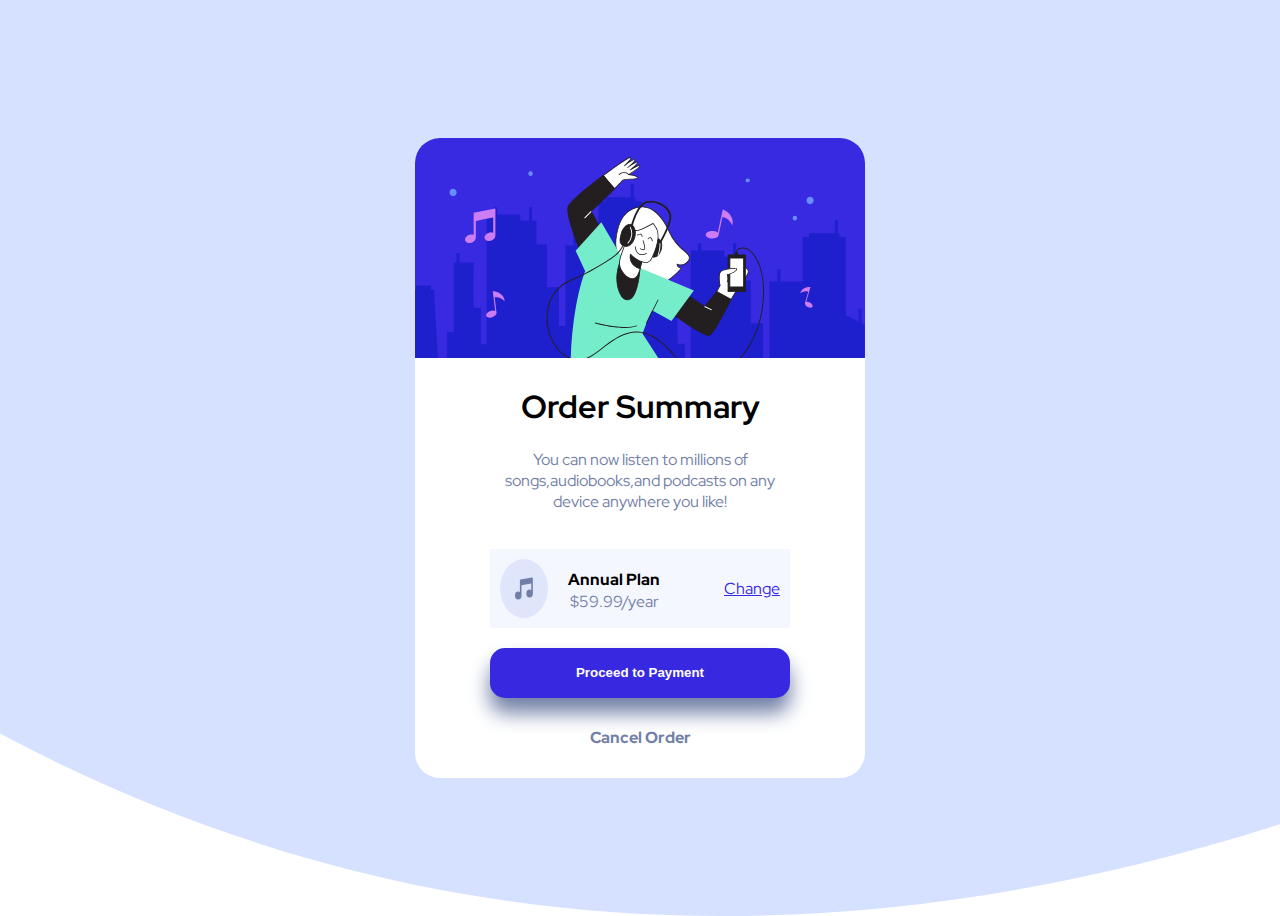
<file: order-summary-component/index.html>
<!DOCTYPE html>
<html>
<head>
	<title>Order Summary Component</title>
	<link href="./style.css" rel="stylesheet" type="text/css" />
</head>

<body>
	<div class="container">

		<div class="img-box">
			<img src="./images/illustration-hero.svg" />
		</div>

		<div class="summary">
			<h1>Order Summary</h1>

			<div class="text-box">
				<p>You can now listen to millions of songs,audiobooks,and podcasts on any device anywhere you like!</p>
			</div>

			<div class="plan-box">
				<div class="plan">
					<img src="./images/icon-music.svg" />

					<div class="price">
						<h4>Annual Plan</h4>
						<p>$59.99/year</p>
					</div>
				</div>
				
				<a href="#">Change</a>
			</div>

			<div class="btn">
				<button type="button" class="pay-btn">Proceed to Payment</button>

				<button type="button" class="cancel-btn">Cancel Order</button>
			</div>

		</div>

	</div>
</body>
</html>
</file>
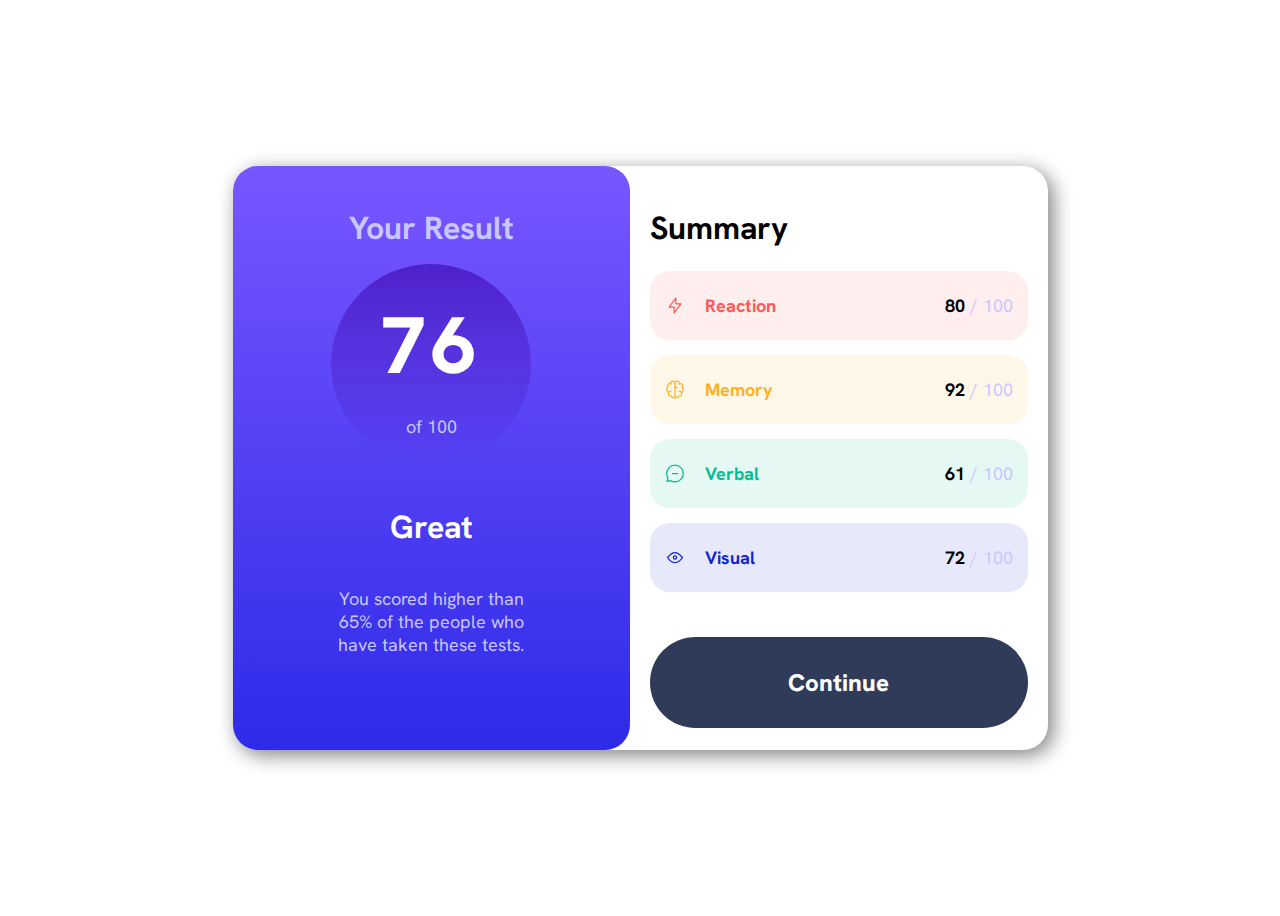
<file: results summary component/index.html>
<!DOCTYPE html>
<html>
<head>
	<title>Results Summary Component</title>

	<link href="./style.css" rel="stylesheet" type="text/css" />
</head>

<body>
	<!-- <div class="card"> -->
		<div class="container">
			<div class="left-column">
				<h1>Your Result</h1>

				<div class="circle">
					<b>76</b>
					<p>of 100</p>
				</div>

				<div class="footer">
					<h1>Great</h1>
					<p>You scored higher than 65% of the people who have taken these tests.<p>
				</div>
			</div>

			<div class="right-column">
				<h1>Summary</h1>

				<div class="summery-items item1">
					<div class="icon">
						<img src="./assets/images/icon-reaction.svg" />
						<p class="red">Reaction</p>
					</div>
					
					<p><strong>80</strong><span> / 100</span></p>
				</div>

				<div class="summery-items item2">
					<div class="icon">
						<img src="./assets/images/icon-memory.svg" />
						<p class="yellow">Memory</p>
					</div>
					
					<p><strong>92</strong><span> / 100</span></p>
				</div>

				<div class="summery-items item3">
					<div class="icon">
						<img src="./assets/images/icon-verbal.svg" />
						<p class="green">Verbal</p>
					</div>
					
					<p><strong>61</strong><span> / 100</span></p>
				</div>

				<div class="summery-items item4">
					<div class="icon">
						<img src="./assets/images/icon-visual.svg" />
						<p class="blue">Visual</p>
					</div>
					
					<p><strong>72</strong> <span> / 100</span></p>
				</div>

				<button type="button" class="btn">Continue</button>
			</div>
		<!-- </div> -->
	</div>
</body>
</html>
</file>
<file: order-summary-component/style.css>
@import url('https://fonts.googleapis.com/css2?family=Red+Hat+Display:wght@500;700;900&display=swap');

:root{
	--Pale-blue: hsl(225, 100%, 94%);
	--Bright-blue: hsl(245, 75%, 52%);

	--Very-pale-blue: hsl(225, 100%, 98%);
	--Desaturated-blue: hsl(224, 23%, 55%);
	--Dark-blue: hsl(223, 47%, 23%);
}

*{
	box-sizing: border-box;
}

body{
	height: 100vh;

	display: grid;
	place-items: center;

	background-image: url('./images/pattern-background-desktop.svg');
	background-repeat: no-repeat;
	background-size: cover;

	font-family: 'Red Hat Display', sans-serif;
}

.container{
	font-size: 16px;
	text-align: center;
	border-radius: 25px;
	background-color: #fff;

	display: flex;
	justify-content: center;
	align-items: center;

	flex-direction: column;

	overflow: hidden;
}

.text-box{
	width: 300px;
	height: 100px;

	color: var(--Desaturated-blue);
}

.plan-box{
	background-color: var(--Very-pale-blue);

	display: flex;
	justify-content: space-between;
	align-items: center;

	margin-bottom: 20px;
	padding: 10px;
}

.plan{
	display: flex;
}

.price{
	margin-left: 20px;
	line-height: 0;
}

.price h4{
	font-weight: 800;
}

.price p{
	color: var(--Desaturated-blue);

}

.plan-box a{
	color: var(--Bright-blue);
}

.plan-box a:hover{
	text-decoration: none;
}

.btn{
	display: flex;
	flex-direction: column;
}

.pay-btn{
	height: 50px;
	background-color: var(--Bright-blue);
	color: #fff;
	font-weight: 800;
	border-radius: 15px;
	border: none;
	cursor: pointer;

	box-shadow: 0px 15px 20px var(--Desaturated-blue);
}

.pay-btn:hover{
	opacity: 0.8;
}

.cancel-btn{
	all: unset;

	height: 50px;
	color: var(--Desaturated-blue);
	font-weight: 800;
	border: none;
	margin: 15px;

	cursor: pointer;
}

.cancel-btn:hover{
	color: var(--Dark-blue);
}

@media screen and (max-width: 375px){
	body{
		background-image: url('./images/pattern-background-mobile.svg');
	}
}
</file>
<file: results summary component/style.css>
@import url('https://fonts.googleapis.com/css2?family=Hanken+Grotesk:wght@500;700;800&display=swap');

:root{
	--Light-red: hsla(0, 100%, 67%, 0.1);
	--Orangey-yellow: hsla(39, 100%, 56%, 0.1);
	--Green-teal: hsla(166, 100%, 37%, 0.1);
	--Cobalt-blue: hsla(234, 85%, 45%, 0.1);

	--Light-slate-blue: hsl(252, 100%, 67%);
	--Light-royal-blue: hsl(241, 81%, 54%);

	--Violet-blue: hsla(256, 72%, 46%, 1);
	--Persian-blue: hsla(241, 72%, 46%, 0);

	--White: hsl(0, 0%, 100%);
	--Pale-blue: hsl(221, 100%, 96%);
	--Light-lavender: hsl(241, 100%, 89%);
	--Dark-gray-blue: hsl(224, 30%, 27%);

	}

*{
	box-sizing: border-box;
	font-family: 'Hanken Grotesk', sans-serif;
}

body{
	height: 100vh;

	display: flex;
	justify-content: center;
	align-items: center;
}

/*.card{
	box-shadow: 5px 5px 20px grey;
	border-radius: 25px;
}*/

.container{
	box-shadow: 5px 5px 20px grey;
	border-radius: 25px;
	display: flex;
	justify-content: space-between;
}

p{
	font-size: 18px;
}

/*left*/
.left-column{
	width: 100%;
	background: linear-gradient(
		var(--Light-slate-blue),
		var(--Light-royal-blue));
	border-radius:25px;
	color: #fff;

  	display: flex;
  	flex-direction: column;
  	align-items: center;

  	padding: 20px 0;
}

.left-column > h1{
	color: var(--Light-lavender);
	margin-bottom: 15px;
}

.circle{
	width: 200px;
	height: 200px;
	border-radius: 50%;
	background: linear-gradient(
		var(--Violet-blue),
		var(--Persian-blue)); 
	
	display: flex;
  	align-items: center;
  	justify-content: center;

  	flex-direction: column;
}

.circle b{
	letter-spacing: 5px;
	font-size: 80px;
	font-weight: 800;
	margin-top: 20px;
}

.circle p{
	color: var(--Light-lavender); 
}

.footer{
	width: 80%;
	padding: 20px 0;
	display: flex;
	justify-content: center;
	align-items: center;

	flex-direction: column;
}

.footer p{
	width: 70%;
	color: var(--Light-lavender);
	text-align: center;
}

/*right*/
.right-column{
	width: 100%;
	padding: 20px;
}

.right-column h1{
	font-weight: 700;
}

.summery-items{
	border-radius: 20px;
	margin: 15px 0;
	padding: 5px 15px;

	display: flex;
	justify-content: space-between;
	align-items: center;
}

.icon{
	display: flex;
}

.icon p{
	margin-left: 20px;
	font-weight: 700px;
}

.item1{
	background-color: var(--Light-red);
}

.item2{
	background-color: var(--Orangey-yellow);
}

.item3{
	background-color: var(--Green-teal);
}

.item4{
	background-color: var(--Cobalt-blue);
}

.red{
	color: hsl(0, 100%, 67%);
	font-weight: 700;
}

.yellow{
	color: hsl(39, 100%, 56%);
	font-weight: 700;
}

.green{
	color: hsl(166, 100%, 37%);
	font-weight: 700;
}

.blue{
	color: hsl(234, 85%, 45%);
	font-weight: 700;
}

span{
	color: var(--Light-lavender);
}

.btn{
	width: 100%;
	background: var(--Dark-gray-blue);
	color: #fff;
	border-radius: 50px;
	font-size: 24px;
	font-weight: 800;
	padding: 30px;
	border: none;
	margin-top: 30px;

	cursor: pointer;
}

.btn:hover{
	background: hsl(256, 72%, 46%);
}

@media screen and (max-width: 375px) {
  /*.card {
  	border-radius: 0px;
    box-shadow: none;
    flex-direction: column;
  }*/
  
  .container{
  	border-radius: 0px;
    box-shadow: none;
  	flex-direction: column;
  }
  
  .left-column {
    border-radius: 0 0 20px 20px;
  }
  
}
</file>
